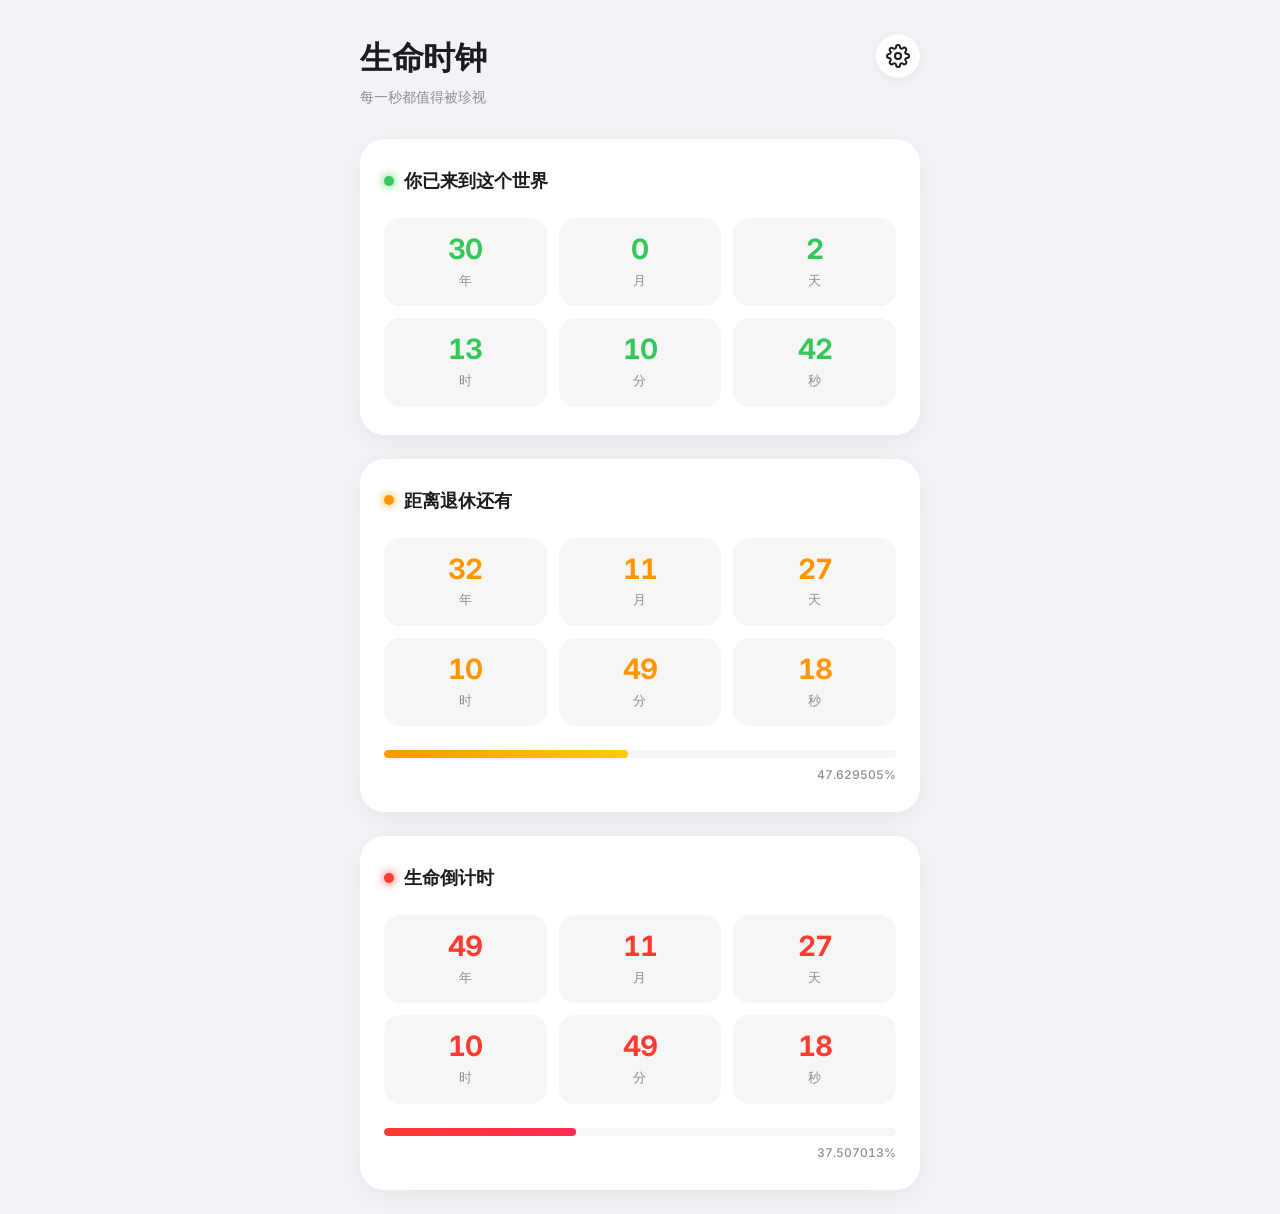
<file: index.html>
<!DOCTYPE html>
<html lang="zh-CN">
<head>
    <meta charset="UTF-8">
    <meta name="viewport" content="width=device-width, initial-scale=1.0, maximum-scale=1.0, user-scalable=no, viewport-fit=cover">
    <title>Life Clock - 生命时钟</title>
    <link rel="stylesheet" href="./style.css">
    <link href="https://fonts.googleapis.com/css2?family=Inter:wght@400;500;600;700&display=swap" rel="stylesheet">
</head>
<body>
    <div class="app-container">
        <header class="app-header">
            <div>
                <h1>生命时钟</h1>
                <p class="subtitle">每一秒都值得被珍视</p>
            </div>
            <button id="settings-btn" class="icon-btn" aria-label="设置">
                <svg width="24" height="24" viewBox="0 0 24 24" fill="none" stroke="currentColor" stroke-width="2" stroke-linecap="round" stroke-linejoin="round"><circle cx="12" cy="12" r="3"></circle><path d="M19.4 15a1.65 1.65 0 0 0 .33 1.82l.06.06a2 2 0 0 1 0 2.83 2 2 0 0 1-2.83 0l-.06-.06a1.65 1.65 0 0 0-1.82-.33 1.65 1.65 0 0 0-1 1.51V21a2 2 0 0 1-2 2 2 2 0 0 1-2-2v-.09A1.65 1.65 0 0 0 9 19.4a1.65 1.65 0 0 0-1.82.33l-.06.06a2 2 0 0 1-2.83 0 2 2 0 0 1 0-2.83l.06-.06a1.65 1.65 0 0 0 .33-1.82 1.65 1.65 0 0 0-1.51-1H3a2 2 0 0 1-2-2 2 2 0 0 1 2-2h.09A1.65 1.65 0 0 0 4.6 9a1.65 1.65 0 0 0-.33-1.82l-.06-.06a2 2 0 0 1 0-2.83 2 2 0 0 1 2.83 0l.06.06a1.65 1.65 0 0 0 1.82.33H9a1.65 1.65 0 0 0 1-1.51V3a2 2 0 0 1 2-2 2 2 0 0 1 2 2v.09a1.65 1.65 0 0 0 1 1.51 1.65 1.65 0 0 0 1.82-.33l.06-.06a2 2 0 0 1 2.83 0 2 2 0 0 1 0 2.83l-.06.06a1.65 1.65 0 0 0-.33 1.82V9a1.65 1.65 0 0 0 1.51 1H21a2 2 0 0 1 2 2 2 2 0 0 1-2 2h-.09a1.65 1.65 0 0 0-1.51 1z"></path></svg>
            </button>
        </header>

        <main class="timers-container">
            <!-- 已经存活 -->
            <div class="card lived-card">
                <h2>你已来到这个世界</h2>
                <div class="timer" id="lived-timer">
                    <div class="time-block" style="--delay: 0.1s"><span class="number" id="l-y">0</span><span class="label">年</span></div>
                    <div class="time-block" style="--delay: 0.2s"><span class="number" id="l-m">0</span><span class="label">月</span></div>
                    <div class="time-block" style="--delay: 0.3s"><span class="number" id="l-d">0</span><span class="label">天</span></div>
                    <div class="time-block" style="--delay: 0.4s"><span class="number" id="l-h">0</span><span class="label">时</span></div>
                    <div class="time-block" style="--delay: 0.5s"><span class="number" id="l-min">0</span><span class="label">分</span></div>
                    <div class="time-block" style="--delay: 0.6s"><span class="number" id="l-s">0</span><span class="label">秒</span></div>
                </div>
            </div>

            <!-- 退休倒计时 -->
            <div class="card retire-card">
                <h2>距离退休还有</h2>
                <div class="timer" id="retire-timer">
                     <div class="time-block" style="--delay: 0.1s"><span class="number" id="r-y">0</span><span class="label">年</span></div>
                    <div class="time-block" style="--delay: 0.2s"><span class="number" id="r-m">0</span><span class="label">月</span></div>
                    <div class="time-block" style="--delay: 0.3s"><span class="number" id="r-d">0</span><span class="label">天</span></div>
                    <div class="time-block" style="--delay: 0.4s"><span class="number" id="r-h">0</span><span class="label">时</span></div>
                    <div class="time-block" style="--delay: 0.5s"><span class="number" id="r-min">0</span><span class="label">分</span></div>
                    <div class="time-block" style="--delay: 0.6s"><span class="number" id="r-s">0</span><span class="label">秒</span></div>
                </div>
                <div class="progress-bar"><div class="progress-fill" id="retire-progress"></div></div>
                <p class="progress-label" id="retire-percentage">0%</p>
            </div>

            <!-- 生命倒计时 -->
            <div class="card life-card">
                <h2>生命倒计时</h2>
                <div class="timer" id="life-timer">
                     <div class="time-block" style="--delay: 0.1s"><span class="number" id="d-y">0</span><span class="label">年</span></div>
                    <div class="time-block" style="--delay: 0.2s"><span class="number" id="d-m">0</span><span class="label">月</span></div>
                    <div class="time-block" style="--delay: 0.3s"><span class="number" id="d-d">0</span><span class="label">天</span></div>
                    <div class="time-block" style="--delay: 0.4s"><span class="number" id="d-h">0</span><span class="label">时</span></div>
                    <div class="time-block" style="--delay: 0.5s"><span class="number" id="d-min">0</span><span class="label">分</span></div>
                    <div class="time-block" style="--delay: 0.6s"><span class="number" id="d-s">0</span><span class="label">秒</span></div>
                </div>
                <div class="progress-bar"><div class="progress-fill" id="life-progress"></div></div>
                <p class="progress-label" id="life-percentage">0%</p>
            </div>
        </main>
    </div>

    <!-- Modal for settings -->
    <div class="modal-overlay" id="settings-modal">
        <div class="modal-content">
            <div class="modal-header">
                <h3>设置</h3>
                <button id="close-modal" class="icon-btn close-btn" aria-label="关闭">
                    <svg viewBox="0 0 24 24" width="24" height="24" stroke="currentColor" stroke-width="2" fill="none" stroke-linecap="round" stroke-linejoin="round"><line x1="18" y1="6" x2="6" y2="18"></line><line x1="6" y1="6" x2="18" y2="18"></line></svg>
                </button>
            </div>
            <div class="modal-body">
                <div class="form-group">
                    <label>出生时间</label>
                    <input type="datetime-local" id="input-birth" value="1996-12-02T06:10">
                </div>
                <div class="form-group row-group">
                    <div class="col">
                        <label>退休年龄</label>
                        <input type="number" id="input-retire" value="63" min="1" max="150" inputmode="numeric">
                    </div>
                    <div class="col">
                        <label>期待寿命</label>
                        <input type="number" id="input-life" value="80" min="1" max="150" inputmode="numeric">
                    </div>
                </div>
            </div>
            <div class="modal-footer">
                <button id="save-settings" class="btn btn-primary">保存设置</button>
            </div>
        </div>
    </div>

    <script src="./script.js"></script>
</body>
</html>
</file>
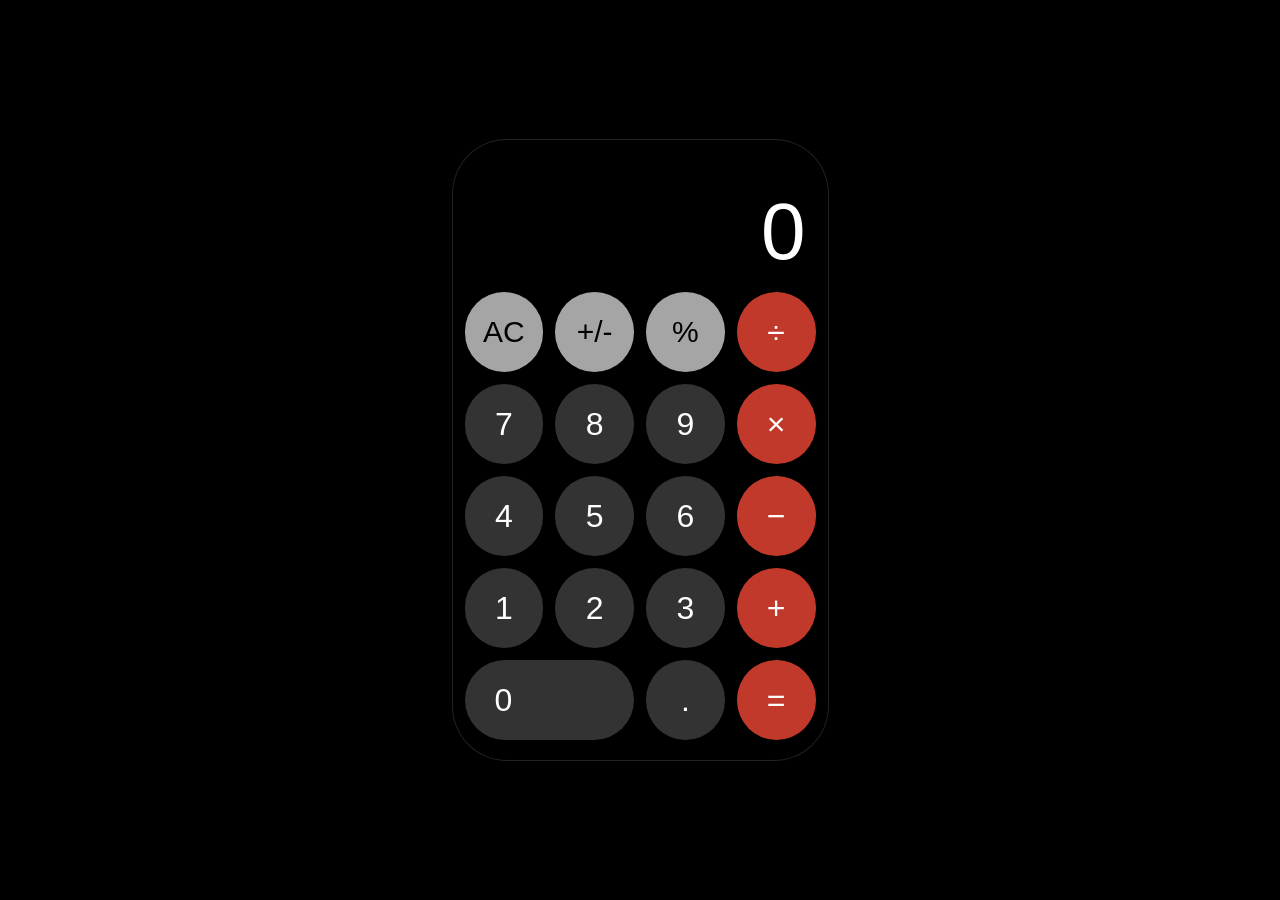
<file: calculator.html>
<!DOCTYPE html>
<html lang="zh-CN">
<head>
  <meta charset="UTF-8" />
  <meta name="viewport" content="width=device-width, initial-scale=1.0" />
  <title>计算器</title>
  <style>
    * {
      margin: 0;
      padding: 0;
      box-sizing: border-box;
      -webkit-tap-highlight-color: transparent;
      user-select: none;
    }

    body {
      background: #000;
      display: flex;
      justify-content: center;
      align-items: center;
      min-height: 100vh;
      font-family: -apple-system, 'SF Pro Display', 'Helvetica Neue', Arial, sans-serif;
    }

    .calculator {
      width: 375px;
      background: #000;
      border-radius: 54px;
      padding: 20px 12px 12px;
      box-shadow: 0 0 0 1px #222, 0 30px 80px rgba(0,0,0,0.9);
      overflow: hidden;
    }

    /* 显示屏 */
    .display {
      padding: 0 12px 16px;
      min-height: 120px;
      display: flex;
      flex-direction: column;
      justify-content: flex-end;
      align-items: flex-end;
    }

    .expression {
      font-size: 20px;
      color: #888;
      min-height: 28px;
      word-break: break-all;
      text-align: right;
      margin-bottom: 4px;
      letter-spacing: 0.5px;
    }

    .result {
      font-size: 80px;
      color: #fff;
      font-weight: 300;
      line-height: 1;
      word-break: break-all;
      text-align: right;
      transition: font-size 0.1s;
      letter-spacing: -2px;
    }

    .result.medium { font-size: 60px; letter-spacing: -1px; }
    .result.small  { font-size: 42px; letter-spacing: 0; }
    .result.xsmall { font-size: 30px; letter-spacing: 0; }

    /* 按钮区 */
    .buttons {
      display: grid;
      grid-template-columns: repeat(4, 1fr);
      gap: 12px;
      padding: 4px 0 8px;
    }

    .btn {
      position: relative;
      height: 80px;
      border-radius: 50px;
      border: none;
      cursor: pointer;
      font-size: 32px;
      font-weight: 400;
      display: flex;
      align-items: center;
      justify-content: center;
      transition: filter 0.08s, transform 0.08s;
      outline: none;
    }

    .btn:active {
      filter: brightness(1.4);
      transform: scale(0.94);
    }

    /* 功能键 - 灰色 */
    .btn-func {
      background: #a5a5a5;
      color: #000;
      font-size: 30px;
      font-weight: 500;
    }

    /* 数字键 - 深灰 */
    .btn-num {
      background: #333;
      color: #fff;
    }

    /* 运算符键 - 红色 */
    .btn-op {
      background: #c0392b;
      color: #fff;
    }

    /* 运算符激活状态 */
    .btn-op.active {
      background: #fff;
      color: #c0392b;
    }

    /* 0 键占两格 */
    .btn-zero {
      grid-column: span 2;
      border-radius: 50px;
      justify-content: flex-start;
      padding-left: 30px;
    }

    /* 悬停效果（桌面端） */
    .btn-func:hover  { background: #bbb; }
    .btn-num:hover   { background: #4a4a4a; }
    .btn-op:hover    { background: #e04535; }
    .btn-op.active:hover { background: #ffe; }
  </style>
</head>
<body>
  <div class="calculator">
    <div class="display">
      <div class="expression" id="expression"></div>
      <div class="result" id="result">0</div>
    </div>
    <div class="buttons">
      <!-- 第一行 -->
      <button class="btn btn-func" data-action="clear">AC</button>
      <button class="btn btn-func" data-action="sign">+/-</button>
      <button class="btn btn-func" data-action="percent">%</button>
      <button class="btn btn-op"   data-action="op" data-op="÷">÷</button>
      <!-- 第二行 -->
      <button class="btn btn-num"  data-action="num" data-num="7">7</button>
      <button class="btn btn-num"  data-action="num" data-num="8">8</button>
      <button class="btn btn-num"  data-action="num" data-num="9">9</button>
      <button class="btn btn-op"   data-action="op" data-op="×">×</button>
      <!-- 第三行 -->
      <button class="btn btn-num"  data-action="num" data-num="4">4</button>
      <button class="btn btn-num"  data-action="num" data-num="5">5</button>
      <button class="btn btn-num"  data-action="num" data-num="6">6</button>
      <button class="btn btn-op"   data-action="op" data-op="−">−</button>
      <!-- 第四行 -->
      <button class="btn btn-num"  data-action="num" data-num="1">1</button>
      <button class="btn btn-num"  data-action="num" data-num="2">2</button>
      <button class="btn btn-num"  data-action="num" data-num="3">3</button>
      <button class="btn btn-op"   data-action="op" data-op="+">+</button>
      <!-- 第五行 -->
      <button class="btn btn-num btn-zero" data-action="num" data-num="0">0</button>
      <button class="btn btn-num"  data-action="dot">.</button>
      <button class="btn btn-op"   data-action="equal">=</button>
    </div>
  </div>

  <script>
    const resultEl     = document.getElementById('result');
    const expressionEl = document.getElementById('expression');
    const clearBtn     = document.querySelector('[data-action="clear"]');

    let state = {
      current:    '0',      // 当前输入的数字
      previous:   null,     // 上一个数字
      operator:   null,     // 当前运算符
      expression: '',       // 表达式字符串
      justCalc:   false,    // 刚完成计算
      hasDecimal: false,    // 是否已有小数点
    };

    function reset() {
      state = {
        current: '0', previous: null, operator: null,
        expression: '', justCalc: false, hasDecimal: false
      };
    }

    function updateDisplay() {
      // 字体大小自适应
      const len = state.current.replace('-', '').replace('.', '').length;
      resultEl.className = 'result';
      if (len >= 10)      resultEl.classList.add('xsmall');
      else if (len >= 8)  resultEl.classList.add('small');
      else if (len >= 6)  resultEl.classList.add('medium');

      resultEl.textContent   = formatNumber(state.current);
      expressionEl.textContent = state.expression;
      clearBtn.textContent   = (state.current === '0' && !state.previous) ? 'AC' : 'C';
    }

    function formatNumber(val) {
      if (val === 'Error') return 'Error';
      // 最多显示 9 位有效数字
      let n = parseFloat(val);
      if (isNaN(n)) return val;
      let s = val;
      if (Math.abs(n) >= 1e10 || (Math.abs(n) < 1e-6 && n !== 0)) {
        s = n.toExponential(6).replace(/\.?0+e/, 'e');
      }
      return s;
    }

    function calculate(a, op, b) {
      a = parseFloat(a);
      b = parseFloat(b);
      switch (op) {
        case '+': return a + b;
        case '−': return a - b;
        case '×': return a * b;
        case '÷':
          if (b === 0) return 'Error';
          return a / b;
      }
    }

    function cleanResult(val) {
      if (val === 'Error') return 'Error';
      // 去除浮点误差
      let s = parseFloat(val.toPrecision(12)).toString();
      return s;
    }

    // 高亮激活的运算符按钮
    function highlightOp(op) {
      document.querySelectorAll('.btn-op').forEach(btn => {
        if (btn.dataset.op === op) btn.classList.add('active');
        else btn.classList.remove('active');
      });
    }

    function clearHighlight() {
      document.querySelectorAll('.btn-op').forEach(btn => btn.classList.remove('active'));
    }

    // 按钮点击处理
    document.querySelector('.buttons').addEventListener('click', e => {
      const btn = e.target.closest('.btn');
      if (!btn) return;
      const action = btn.dataset.action;

      switch (action) {

        case 'num': {
          const n = btn.dataset.num;
          if (state.current === 'Error') { reset(); }
          if (state.justCalc) {
            // 计算完后直接输入新数字，清空状态
            state.current    = n === '0' ? '0' : n;
            state.previous   = null;
            state.operator   = null;
            state.expression = '';
            state.justCalc   = false;
            state.hasDecimal = false;
            clearHighlight();
          } else {
            if (state.current === '0' && n !== '0') {
              state.current = n;
            } else if (state.current === '0' && n === '0') {
              // 保持 0
            } else if (state.current === '-0') {
              state.current = '-' + n;
            } else {
              if (state.current.replace('-','').replace('.','').replace(/^0/,'').length < 9) {
                state.current += n;
              }
            }
          }
          clearHighlight();
          break;
        }

        case 'dot': {
          if (state.current === 'Error') { reset(); }
          if (state.justCalc) {
            state.current    = '0.';
            state.previous   = null;
            state.operator   = null;
            state.expression = '';
            state.justCalc   = false;
            state.hasDecimal = true;
            clearHighlight();
            break;
          }
          if (!state.current.includes('.')) {
            state.current += '.';
          }
          clearHighlight();
          break;
        }

        case 'clear': {
          if (clearBtn.textContent === 'C') {
            state.current    = '0';
            state.hasDecimal = false;
            state.justCalc   = false;
          } else {
            reset();
            clearHighlight();
          }
          break;
        }

        case 'sign': {
          if (state.current === 'Error' || state.current === '0') break;
          if (state.current.startsWith('-')) {
            state.current = state.current.slice(1);
          } else {
            state.current = '-' + state.current;
          }
          break;
        }

        case 'percent': {
          if (state.current === 'Error') break;
          let val = parseFloat(state.current);
          if (state.previous !== null && state.operator) {
            // iOS 行为：相对于上一个数的百分比
            val = parseFloat(state.previous) * val / 100;
          } else {
            val = val / 100;
          }
          state.current    = cleanResult(val);
          state.justCalc   = false;
          state.hasDecimal = state.current.includes('.');
          break;
        }

        case 'op': {
          if (state.current === 'Error') { reset(); }
          const op = btn.dataset.op;
          clearHighlight();
          btn.classList.add('active');

          if (state.justCalc) {
            // 继续对结果进行运算
            state.previous = state.current;
            state.operator = op;
            state.expression = formatNumber(state.current) + ' ' + op;
            state.justCalc = false;
          } else if (state.previous !== null && state.operator && !state.justCalc) {
            // 连续按运算符，先计算前面的
            const res = calculate(state.previous, state.operator, state.current);
            if (res === 'Error') {
              state.current = 'Error'; state.expression = 'Error';
              state.previous = null; state.operator = null;
              updateDisplay(); return;
            }
            state.current    = cleanResult(res);
            state.previous   = state.current;
            state.operator   = op;
            state.expression = formatNumber(state.current) + ' ' + op;
          } else {
            state.previous   = state.current;
            state.operator   = op;
            state.expression = formatNumber(state.current) + ' ' + op;
          }
          state.current    = state.previous; // 显示当前数
          state.justCalc   = false;
          // 标记：下次输入数字时替换
          state._waitingForOperand = true;
          break;
        }

        case 'equal': {
          if (state.current === 'Error') { reset(); updateDisplay(); return; }
          clearHighlight();
          if (state.previous === null || state.operator === null) {
            state.expression = '';
            state.justCalc = true;
            break;
          }
          const a  = state.previous;
          const b  = state._waitingForOperand ? state.previous : state.current;
          const exprStr = state.expression + ' ' + formatNumber(state._waitingForOperand ? state.previous : state.current) + ' =';
          const res = calculate(a, state.operator, b);
          if (res === 'Error') {
            state.current    = 'Error';
            state.expression = exprStr;
            state.previous   = null;
            state.operator   = null;
            state.justCalc   = true;
          } else {
            state.expression = exprStr;
            state.current    = cleanResult(res);
            state.justCalc   = true;
          }
          break;
        }
      }

      // 按了数字后清除 waiting 标记
      if (action === 'num' || action === 'dot') {
        if (state._waitingForOperand) {
          // 替换显示数字
          if (action === 'num') {
            state.current = btn.dataset.num;
            if (state.current === '0') state.current = '0';
          } else {
            state.current = '0.';
          }
          state._waitingForOperand = false;
        }
      } else if (action !== 'op') {
        state._waitingForOperand = false;
      }

      updateDisplay();
    });

    // 键盘支持
    document.addEventListener('keydown', e => {
      const map = {
        '0':'0','1':'1','2':'2','3':'3','4':'4',
        '5':'5','6':'6','7':'7','8':'8','9':'9',
        '.':'.','Enter':'=','=':'=',
        '+':'+','-':'−','*':'×','/':'÷',
        'Backspace':'clear','Escape':'clear','%':'%'
      };
      const key = map[e.key];
      if (!key) return;
      let selector;
      if ('0123456789'.includes(key)) selector = `[data-num="${key}"]`;
      else if (key === '.') selector = '[data-action="dot"]';
      else if (key === '=') selector = '[data-action="equal"]';
      else if (key === 'clear') selector = '[data-action="clear"]';
      else if (key === '%') selector = '[data-action="percent"]';
      else selector = `[data-op="${key}"]`;
      const btn = document.querySelector(selector);
      if (btn) { btn.click(); btn.style.filter = 'brightness(1.4)'; setTimeout(() => btn.style.filter = '', 100); }
    });

    updateDisplay();
  </script>
</body>
</html>
</file>
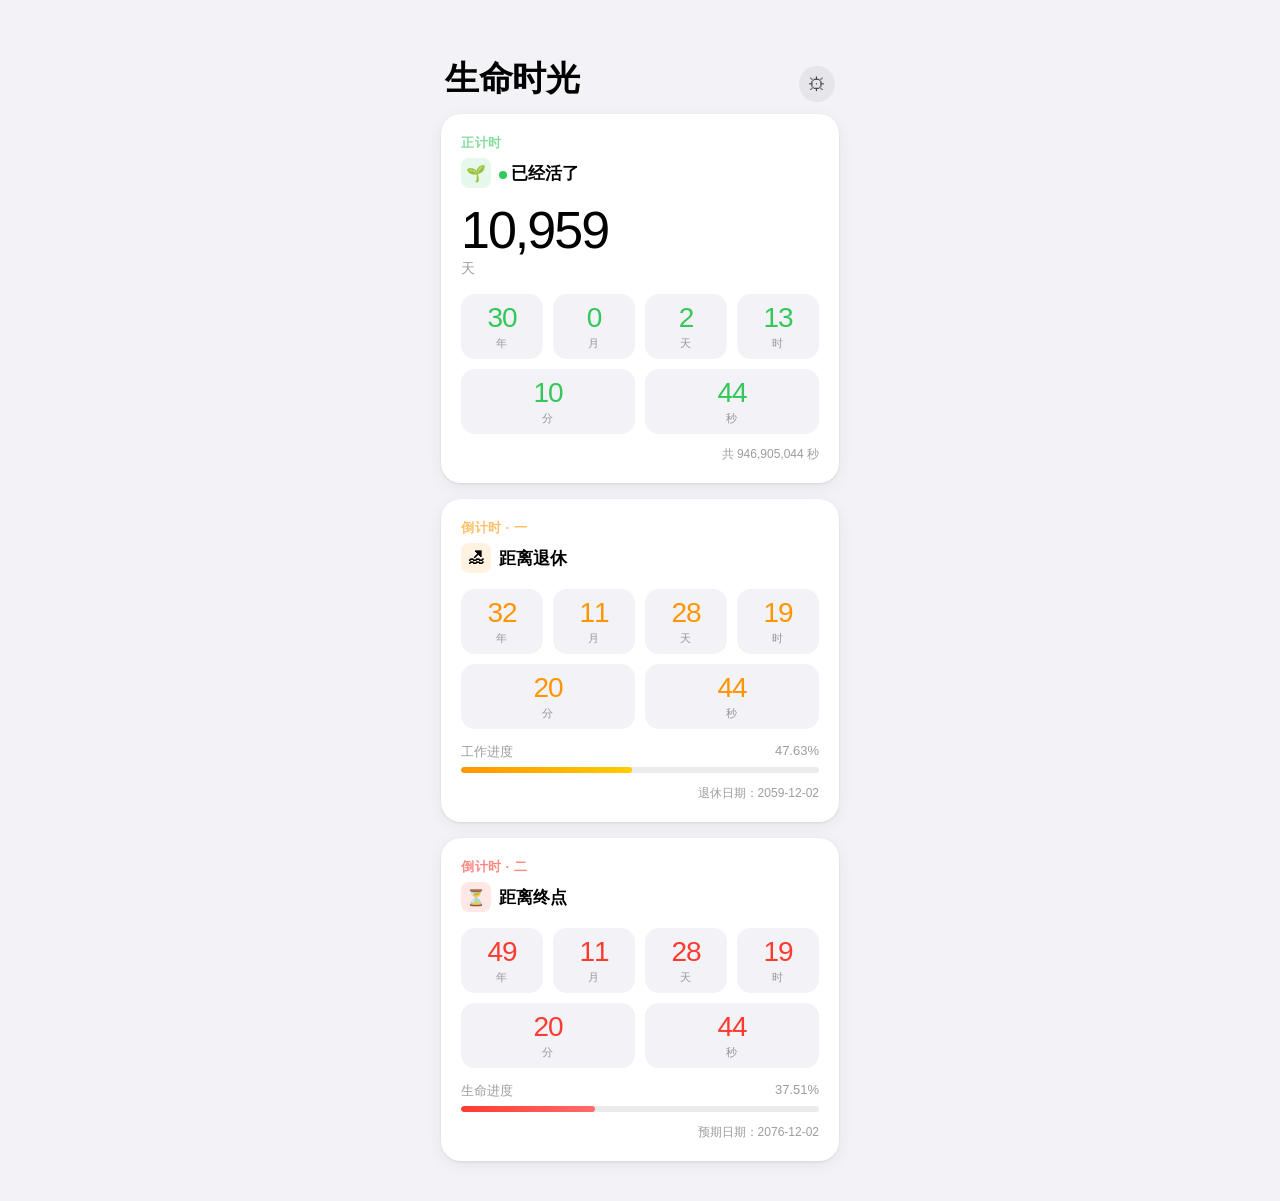
<file: life-countdown.html>
<!DOCTYPE html>
<html lang="zh-CN">
<head>
  <meta charset="UTF-8" />
  <meta name="viewport" content="width=device-width, initial-scale=1.0, user-scalable=no" />
  <title>生命倒计时</title>
  <style>
    * {
      margin: 0;
      padding: 0;
      box-sizing: border-box;
      -webkit-tap-highlight-color: transparent;
    }

    :root {
      --bg: #f2f2f7;
      --card-bg: #ffffff;
      --card-border: #e5e5ea;
      --text-primary: #000000;
      --text-secondary: rgba(60,60,67,0.8);
      --text-tertiary: rgba(60,60,67,0.5);
      --separator: #c6c6c8;
      --accent-green: #34c759;
      --accent-blue: #007aff;
      --accent-orange: #ff9500;
      --accent-red: #ff3b30;
      --accent-purple: #af52de;
      --font: -apple-system, 'SF Pro Display', 'Helvetica Neue', Arial, sans-serif;
    }

    html, body {
      background: var(--bg);
      color: var(--text-primary);
      font-family: var(--font);
      min-height: 100vh;
    }

    body {
      display: flex;
      flex-direction: column;
      align-items: center;
      padding: 0 0 40px;
    }

    /* 顶部标题栏 */
    .header {
      width: 100%;
      max-width: 430px;
      padding: 56px 20px 12px;
      display: flex;
      align-items: flex-end;
      justify-content: space-between;
    }

    .header-title {
      font-size: 34px;
      font-weight: 700;
      letter-spacing: -0.5px;
    }

    .settings-btn {
      width: 36px;
      height: 36px;
      background: #e5e5ea;
      border: none;
      border-radius: 50%;
      cursor: pointer;
      display: flex;
      align-items: center;
      justify-content: center;
      color: #3c3c43;
      font-size: 18px;
      transition: background 0.15s;
      flex-shrink: 0;
    }
    .settings-btn:hover { background: #d1d1d6; }
    .settings-btn:active { background: #c7c7cc; }

    /* 内容区 */
    .content {
      width: 100%;
      max-width: 430px;
      padding: 0 16px;
      display: flex;
      flex-direction: column;
      gap: 16px;
    }

    /* 卡片通用 */
    .card {
      background: var(--card-bg);
      border-radius: 20px;
      padding: 20px;
      position: relative;
      overflow: hidden;
      box-shadow: 0 1px 3px rgba(0,0,0,0.08), 0 4px 16px rgba(0,0,0,0.06);
    }

    .card-label {
      font-size: 13px;
      font-weight: 600;
      letter-spacing: 0.5px;
      text-transform: uppercase;
      margin-bottom: 6px;
      opacity: 0.6;
    }

    .card-title {
      font-size: 17px;
      font-weight: 600;
      margin-bottom: 16px;
      display: flex;
      align-items: center;
      gap: 8px;
    }

    .card-icon {
      width: 30px;
      height: 30px;
      border-radius: 8px;
      display: flex;
      align-items: center;
      justify-content: center;
      font-size: 16px;
      flex-shrink: 0;
    }

    /* 时间显示块 */
    .time-grid {
      display: grid;
      grid-template-columns: repeat(4, 1fr);
      gap: 10px;
    }

    .time-grid-3 {
      display: grid;
      grid-template-columns: repeat(2, 1fr);
      gap: 10px;
    }

    .time-block {
      background: #f2f2f7;
      border-radius: 14px;
      padding: 10px 6px 8px;
      text-align: center;
    }

    .time-num {
      font-size: 28px;
      font-weight: 300;
      line-height: 1;
      letter-spacing: -1px;
    }

    .time-unit {
      font-size: 11px;
      color: var(--text-tertiary);
      margin-top: 4px;
      font-weight: 500;
      letter-spacing: 0.3px;
    }

    /* 总时长小标注 */
    .total-label {
      font-size: 12px;
      color: var(--text-tertiary);
      margin-top: 12px;
      text-align: right;
    }

    /* 进度条 */
    .progress-wrap {
      margin-top: 14px;
    }

    .progress-header {
      display: flex;
      justify-content: space-between;
      font-size: 13px;
      color: var(--text-tertiary);
      margin-bottom: 6px;
    }

    .progress-bar {
      height: 6px;
      background: rgba(0,0,0,0.08);
      border-radius: 3px;
      overflow: hidden;
    }

    .progress-fill {
      height: 100%;
      border-radius: 3px;
      transition: width 1s linear;
    }

    /* 正计时 - 绿色 */
    .card-lived .card-icon { background: rgba(52,199,89,0.12); }
    .card-lived .time-num  { color: var(--accent-green); }
    .card-lived .card-label { color: var(--accent-green); }
    .card-lived .progress-fill { background: linear-gradient(90deg, #34c759, #30d158); }

    /* 退休倒计时 - 橙色 */
    .card-retire .card-icon { background: rgba(255,149,0,0.12); }
    .card-retire .time-num  { color: var(--accent-orange); }
    .card-retire .card-label { color: var(--accent-orange); }
    .card-retire .progress-fill { background: linear-gradient(90deg, #ff9500, #ffcc00); }

    /* 生命倒计时 - 红色 */
    .card-life .card-icon { background: rgba(255,59,48,0.12); }
    .card-life .time-num  { color: var(--accent-red); }
    .card-life .card-label { color: var(--accent-red); }
    .card-life .progress-fill { background: linear-gradient(90deg, #ff3b30, #ff6b6b); }

    /* 大数字展示（总计已活） */
    .big-stat {
      display: flex;
      flex-direction: column;
      gap: 4px;
      margin-bottom: 16px;
    }
    .big-stat-num {
      font-size: 52px;
      font-weight: 200;
      letter-spacing: -2px;
      line-height: 1;
    }
    .big-stat-unit {
      font-size: 14px;
      color: var(--text-tertiary);
      font-weight: 400;
    }

    /* 设置面板遮罩 */
    .overlay {
      display: none;
      position: fixed;
      inset: 0;
      background: rgba(0,0,0,0.6);
      backdrop-filter: blur(8px);
      -webkit-backdrop-filter: blur(8px);
      z-index: 100;
      align-items: flex-end;
      justify-content: center;
    }
    .overlay.show {
      display: flex;
    }

    /* 设置底部抽屉 */
    .settings-sheet {
      width: 100%;
      max-width: 430px;
      background: #f2f2f7;
      border-radius: 20px 20px 0 0;
      padding: 12px 20px 40px;
      transform: translateY(100%);
      transition: transform 0.35s cubic-bezier(0.32, 0.72, 0, 1);
    }
    .overlay.show .settings-sheet {
      transform: translateY(0);
    }

    .sheet-handle {
      width: 36px;
      height: 4px;
      background: #c6c6c8;
      border-radius: 2px;
      margin: 0 auto 20px;
    }

    .sheet-title {
      font-size: 20px;
      font-weight: 700;
      margin-bottom: 20px;
      text-align: center;
    }

    .field-group {
      background: #ffffff;
      border-radius: 14px;
      overflow: hidden;
      margin-bottom: 12px;
      box-shadow: 0 1px 3px rgba(0,0,0,0.06);
    }

    .field-row {
      display: flex;
      align-items: center;
      padding: 0 16px;
      height: 52px;
      border-bottom: 1px solid #e5e5ea;
    }
    .field-row:last-child {
      border-bottom: none;
    }

    .field-label {
      font-size: 15px;
      font-weight: 500;
      flex: 1;
      color: var(--text-primary);
    }

    .field-input {
      background: transparent;
      border: none;
      outline: none;
      color: #007aff;
      font-size: 15px;
      font-family: var(--font);
      text-align: right;
      width: 200px;
    }

    .field-input::-webkit-calendar-picker-indicator {
      filter: opacity(0.4);
    }

    .sheet-save {
      width: 100%;
      height: 52px;
      background: #0a84ff;
      color: #fff;
      border: none;
      border-radius: 14px;
      font-size: 17px;
      font-weight: 600;
      cursor: pointer;
      font-family: var(--font);
      transition: background 0.1s, transform 0.08s;
      margin-top: 8px;
    }
    .sheet-save:hover   { background: #0976e3; }
    .sheet-save:active  { transform: scale(0.97); }

    .sheet-cancel {
      width: 100%;
      height: 52px;
      background: #ffffff;
      color: var(--text-primary);
      border: none;
      border-radius: 14px;
      font-size: 17px;
      font-weight: 500;
      cursor: pointer;
      font-family: var(--font);
      transition: background 0.1s;
      margin-top: 8px;
    }
    .sheet-cancel:hover  { background: #f2f2f7; }

    /* 脉冲动画（正计时圆点） */
    @keyframes pulse {
      0%   { opacity: 1; transform: scale(1); }
      50%  { opacity: 0.4; transform: scale(0.85); }
      100% { opacity: 1; transform: scale(1); }
    }
    .live-dot {
      width: 8px;
      height: 8px;
      background: var(--accent-green);
      border-radius: 50%;
      display: inline-block;
      animation: pulse 1.6s ease-in-out infinite;
      margin-right: 4px;
    }

    /* 过期提示 */
    .expired-badge {
      display: inline-block;
      background: rgba(255,69,58,0.2);
      color: var(--accent-red);
      font-size: 11px;
      font-weight: 600;
      padding: 2px 8px;
      border-radius: 6px;
      margin-left: 6px;
    }
  </style>
</head>
<body>

  <!-- 顶部标题 -->
  <div class="header">
    <div class="header-title">生命时光</div>
    <button class="settings-btn" id="settingsBtn" title="自定义日期">⚙</button>
  </div>

  <div class="content">

    <!-- 正计时：已活多长时间 -->
    <div class="card card-lived" id="cardLived">
      <div class="card-label">正计时</div>
      <div class="card-title">
        <div class="card-icon">🌱</div>
        <span><span class="live-dot"></span>已经活了</span>
      </div>
      <div class="big-stat">
        <div class="big-stat-num" id="livedDays">—</div>
        <div class="big-stat-unit">天</div>
      </div>
      <div class="time-grid" id="livedGrid">
        <div class="time-block">
          <div class="time-num" id="livedY">—</div>
          <div class="time-unit">年</div>
        </div>
        <div class="time-block">
          <div class="time-num" id="livedMo">—</div>
          <div class="time-unit">月</div>
        </div>
        <div class="time-block">
          <div class="time-num" id="livedD">—</div>
          <div class="time-unit">天</div>
        </div>
        <div class="time-block">
          <div class="time-num" id="livedH">—</div>
          <div class="time-unit">时</div>
        </div>
      </div>
      <div class="time-grid-3" style="margin-top:10px" id="livedGrid2">
        <div class="time-block">
          <div class="time-num" id="livedMin">—</div>
          <div class="time-unit">分</div>
        </div>
        <div class="time-block">
          <div class="time-num" id="livedSec">—</div>
          <div class="time-unit">秒</div>
        </div>
      </div>
      <div class="total-label" id="livedTotal">共 — 秒</div>
    </div>

    <!-- 退休倒计时 -->
    <div class="card card-retire" id="cardRetire">
      <div class="card-label">倒计时 · 一</div>
      <div class="card-title">
        <div class="card-icon">🏖</div>
        <span id="retireTitle">距离退休</span>
      </div>
      <div class="time-grid" id="retireGrid">
        <div class="time-block">
          <div class="time-num" id="retireY">—</div>
          <div class="time-unit">年</div>
        </div>
        <div class="time-block">
          <div class="time-num" id="retireMo">—</div>
          <div class="time-unit">月</div>
        </div>
        <div class="time-block">
          <div class="time-num" id="retireD">—</div>
          <div class="time-unit">天</div>
        </div>
        <div class="time-block">
          <div class="time-num" id="retireH">—</div>
          <div class="time-unit">时</div>
        </div>
      </div>
      <div class="time-grid-3" style="margin-top:10px">
        <div class="time-block">
          <div class="time-num" id="retireMin">—</div>
          <div class="time-unit">分</div>
        </div>
        <div class="time-block">
          <div class="time-num" id="retireSec">—</div>
          <div class="time-unit">秒</div>
        </div>
      </div>
      <div class="progress-wrap">
        <div class="progress-header">
          <span>工作进度</span>
          <span id="retirePct">—%</span>
        </div>
        <div class="progress-bar">
          <div class="progress-fill" id="retireBar" style="width:0%"></div>
        </div>
      </div>
      <div class="total-label" id="retireDate">退休日期：—</div>
    </div>

    <!-- 生命倒计时 -->
    <div class="card card-life" id="cardLife">
      <div class="card-label">倒计时 · 二</div>
      <div class="card-title">
        <div class="card-icon">⏳</div>
        <span id="lifeTitle">距离终点</span>
      </div>
      <div class="time-grid" id="lifeGrid">
        <div class="time-block">
          <div class="time-num" id="lifeY">—</div>
          <div class="time-unit">年</div>
        </div>
        <div class="time-block">
          <div class="time-num" id="lifeMo">—</div>
          <div class="time-unit">月</div>
        </div>
        <div class="time-block">
          <div class="time-num" id="lifeD">—</div>
          <div class="time-unit">天</div>
        </div>
        <div class="time-block">
          <div class="time-num" id="lifeH">—</div>
          <div class="time-unit">时</div>
        </div>
      </div>
      <div class="time-grid-3" style="margin-top:10px">
        <div class="time-block">
          <div class="time-num" id="lifeMin">—</div>
          <div class="time-unit">分</div>
        </div>
        <div class="time-block">
          <div class="time-num" id="lifeSec">—</div>
          <div class="time-unit">秒</div>
        </div>
      </div>
      <div class="progress-wrap">
        <div class="progress-header">
          <span>生命进度</span>
          <span id="lifePct">—%</span>
        </div>
        <div class="progress-bar">
          <div class="progress-fill" id="lifeBar" style="width:0%"></div>
        </div>
      </div>
      <div class="total-label" id="lifeDate">预期日期：—</div>
    </div>

  </div>

  <!-- 设置遮罩 -->
  <div class="overlay" id="overlay">
    <div class="settings-sheet" id="sheet">
      <div class="sheet-handle"></div>
      <div class="sheet-title">自定义日期</div>

      <div class="field-group">
        <div class="field-row">
          <label class="field-label" for="inputBirth">出生日期和时间</label>
          <input class="field-input" type="datetime-local" id="inputBirth" />
        </div>
      </div>

      <div class="field-group">
        <div class="field-row">
          <label class="field-label" for="inputRetire">退休日期</label>
          <input class="field-input" type="date" id="inputRetire" />
        </div>
      </div>

      <div class="field-group">
        <div class="field-row">
          <label class="field-label" for="inputDeath">预期终点日期</label>
          <input class="field-input" type="date" id="inputDeath" />
        </div>
      </div>

      <button class="sheet-save" id="saveBtn">保存</button>
      <button class="sheet-cancel" id="cancelBtn">取消</button>
    </div>
  </div>

  <script>
    // ===== 默认日期配置 =====
    // 出生：1996-12-02 06:10:00
    const DEFAULT_BIRTH = '1996-12-02T06:10';
    // 退休：63岁生日当天（1996-12-02 + 63年 = 2059-12-02）
    const DEFAULT_RETIRE = '2059-12-02';
    // 生命预期：80岁（1996-12-02 + 80年 = 2076-12-02）
    const DEFAULT_DEATH = '2076-12-02';

    // ===== 状态存储 =====
    let config = loadConfig();

    function loadConfig() {
      try {
        const raw = localStorage.getItem('life_countdown_config');
        if (raw) return JSON.parse(raw);
      } catch(e) {}
      return {
        birth: DEFAULT_BIRTH,
        retire: DEFAULT_RETIRE,
        death: DEFAULT_DEATH
      };
    }

    function saveConfig(cfg) {
      config = cfg;
      try { localStorage.setItem('life_countdown_config', JSON.stringify(cfg)); } catch(e) {}
    }

    // ===== 时间工具 =====
    function getBirthDate() {
      return new Date(config.birth);
    }
    function getRetireDate() {
      return new Date(config.retire + 'T00:00:00');
    }
    function getDeathDate() {
      return new Date(config.death + 'T00:00:00');
    }

    // 计算两个日期之间的年月日时分秒
    function diffFull(from, to) {
      let ms = to - from;
      const sign = ms < 0 ? -1 : 1;
      ms = Math.abs(ms);

      const totalMs  = ms;
      const totalSec = Math.floor(ms / 1000);
      const totalMin = Math.floor(totalSec / 60);
      const totalH   = Math.floor(totalMin / 60);
      const totalD   = Math.floor(totalH / 24);

      // 年月日（精确）
      let a = new Date(Math.min(from.getTime(), to.getTime()));
      let b = new Date(Math.max(from.getTime(), to.getTime()));

      let years = b.getFullYear() - a.getFullYear();
      let months = b.getMonth() - a.getMonth();
      let days = b.getDate() - a.getDate();

      if (days < 0) {
        months--;
        const prevMonth = new Date(b.getFullYear(), b.getMonth(), 0);
        days += prevMonth.getDate();
      }
      if (months < 0) {
        years--;
        months += 12;
      }

      // 剩余时分秒毫秒
      const base = new Date(a);
      base.setFullYear(base.getFullYear() + years);
      base.setMonth(base.getMonth() + months);
      base.setDate(base.getDate() + days);
      let remain = Math.abs(b - base);
      const hours   = Math.floor(remain / 3600000);
      remain -= hours * 3600000;
      const minutes = Math.floor(remain / 60000);
      remain -= minutes * 60000;
      const seconds = Math.floor(remain / 1000);
      const millis  = remain % 1000;

      return { sign, years, months, days, hours, minutes, seconds, millis, totalD, totalSec };
    }

    function pad(n, len=2) {
      return String(n).padStart(len, '0');
    }

    function formatDate(d) {
      return `${d.getFullYear()}-${pad(d.getMonth()+1)}-${pad(d.getDate())}`;
    }

    // ===== 渲染函数 =====
    function updateAll() {
      const now   = new Date();
      const birth = getBirthDate();
      const retire = getRetireDate();
      const death = getDeathDate();

      // === 正计时：已活多长时间 ===
      const lived = diffFull(birth, now);
      document.getElementById('livedY').textContent   = lived.years;
      document.getElementById('livedMo').textContent  = lived.months;
      document.getElementById('livedD').textContent   = lived.days;
      document.getElementById('livedH').textContent   = pad(lived.hours);
      document.getElementById('livedMin').textContent = pad(lived.minutes);
      document.getElementById('livedSec').textContent = pad(lived.seconds);
      document.getElementById('livedDays').textContent = lived.totalD.toLocaleString();
      document.getElementById('livedTotal').textContent = `共 ${lived.totalSec.toLocaleString()} 秒`;

      // === 退休倒计时 ===
      const retireEl = document.getElementById('retireTitle');
      const retireDiff = diffFull(now, retire);
      if (retireDiff.sign >= 0) {
        retireEl.innerHTML = '距离退休';
        document.getElementById('retireY').textContent   = retireDiff.years;
        document.getElementById('retireMo').textContent  = retireDiff.months;
        document.getElementById('retireD').textContent   = retireDiff.days;
        document.getElementById('retireH').textContent   = pad(retireDiff.hours);
        document.getElementById('retireMin').textContent = pad(retireDiff.minutes);
        document.getElementById('retireSec').textContent = pad(retireDiff.seconds);
        // 进度
        const workTotal = retire - birth;
        const workDone  = now - birth;
        const pct = Math.min(100, Math.max(0, (workDone / workTotal * 100)));
        document.getElementById('retirePct').textContent = pct.toFixed(2) + '%';
        document.getElementById('retireBar').style.width = pct + '%';
      } else {
        retireEl.innerHTML = '已退休 <span class="expired-badge">已到达</span>';
        const r = diffFull(retire, now);
        document.getElementById('retireY').textContent   = r.years;
        document.getElementById('retireMo').textContent  = r.months;
        document.getElementById('retireD').textContent   = r.days;
        document.getElementById('retireH').textContent   = pad(r.hours);
        document.getElementById('retireMin').textContent = pad(r.minutes);
        document.getElementById('retireSec').textContent = pad(r.seconds);
        document.getElementById('retirePct').textContent = '100.00%';
        document.getElementById('retireBar').style.width = '100%';
      }
      document.getElementById('retireDate').textContent = `退休日期：${formatDate(retire)}`;

      // === 生命倒计时 ===
      const lifeEl = document.getElementById('lifeTitle');
      const lifeDiff = diffFull(now, death);
      if (lifeDiff.sign >= 0) {
        lifeEl.innerHTML = '距离终点';
        document.getElementById('lifeY').textContent   = lifeDiff.years;
        document.getElementById('lifeMo').textContent  = lifeDiff.months;
        document.getElementById('lifeD').textContent   = lifeDiff.days;
        document.getElementById('lifeH').textContent   = pad(lifeDiff.hours);
        document.getElementById('lifeMin').textContent = pad(lifeDiff.minutes);
        document.getElementById('lifeSec').textContent = pad(lifeDiff.seconds);
        const lifeTotal = death - birth;
        const lifeDone  = now - birth;
        const pct = Math.min(100, Math.max(0, (lifeDone / lifeTotal * 100)));
        document.getElementById('lifePct').textContent = pct.toFixed(2) + '%';
        document.getElementById('lifeBar').style.width = pct + '%';
      } else {
        lifeEl.innerHTML = '已超期 <span class="expired-badge">已到达</span>';
        const r = diffFull(death, now);
        document.getElementById('lifeY').textContent   = r.years;
        document.getElementById('lifeMo').textContent  = r.months;
        document.getElementById('lifeD').textContent   = r.days;
        document.getElementById('lifeH').textContent   = pad(r.hours);
        document.getElementById('lifeMin').textContent = pad(r.minutes);
        document.getElementById('lifeSec').textContent = pad(r.seconds);
        document.getElementById('lifePct').textContent = '100.00%';
        document.getElementById('lifeBar').style.width = '100%';
      }
      document.getElementById('lifeDate').textContent = `预期日期：${formatDate(death)}`;
    }

    // ===== 设置面板 =====
    const overlay  = document.getElementById('overlay');
    const sheet    = document.getElementById('sheet');
    const settingsBtn = document.getElementById('settingsBtn');
    const inputBirth  = document.getElementById('inputBirth');
    const inputRetire = document.getElementById('inputRetire');
    const inputDeath  = document.getElementById('inputDeath');

    settingsBtn.addEventListener('click', () => {
      // 填入当前配置
      inputBirth.value  = config.birth;
      inputRetire.value = config.retire;
      inputDeath.value  = config.death;
      overlay.classList.add('show');
    });

    overlay.addEventListener('click', e => {
      if (e.target === overlay) closeSheet();
    });

    document.getElementById('cancelBtn').addEventListener('click', closeSheet);

    document.getElementById('saveBtn').addEventListener('click', () => {
      const birth  = inputBirth.value;
      const retire = inputRetire.value;
      const death  = inputDeath.value;

      if (!birth) { alert('请填写出生日期'); return; }
      if (!retire) { alert('请填写退休日期'); return; }
      if (!death) { alert('请填写预期终点日期'); return; }

      const bDate = new Date(birth);
      const rDate = new Date(retire + 'T00:00:00');
      const dDate = new Date(death + 'T00:00:00');

      if (isNaN(bDate.getTime())) { alert('出生日期格式错误'); return; }
      if (isNaN(rDate.getTime())) { alert('退休日期格式错误'); return; }
      if (isNaN(dDate.getTime())) { alert('终点日期格式错误'); return; }
      if (rDate <= bDate) { alert('退休日期必须晚于出生日期'); return; }
      if (dDate <= bDate) { alert('终点日期必须晚于出生日期'); return; }

      saveConfig({ birth, retire, death });
      updateAll();
      closeSheet();
    });

    function closeSheet() {
      overlay.classList.remove('show');
    }

    // ===== 启动主循环 =====
    updateAll();
    setInterval(updateAll, 1000); // 每秒刷新
  </script>

</body>
</html>
</file>
<file: style.css>
:root {
    --bg-color: #F2F2F7;
    --card-bg: #FFFFFF;
    --text-primary: #1C1C1E;
    --text-secondary: #8E8E93;
    --accent-blue: #007AFF;
    --accent-green: #34C759;
    --accent-orange: #FF9500;
    --accent-red: #FF3B30;
    --border-color: #E5E5EA;
    --shadow-color: rgba(0, 0, 0, 0.05);
    --block-bg: rgba(142, 142, 147, 0.08);
}

@media (prefers-color-scheme: dark) {
    :root {
        --bg-color: #000000;
        --card-bg: #1C1C1E;
        --text-primary: #FFFFFF;
        --text-secondary: rgba(235, 235, 245, 0.6);
        --accent-blue: #0A84FF;
        --accent-green: #32D74B;
        --accent-orange: #FF9F0A;
        --accent-red: #FF453A;
        --border-color: #38383A;
        --shadow-color: rgba(0, 0, 0, 0.5);
        --block-bg: rgba(118, 118, 128, 0.24);
    }
}

* {
    box-sizing: border-box;
    margin: 0;
    padding: 0;
    -webkit-tap-highlight-color: transparent;
}

body {
    font-family: -apple-system, BlinkMacSystemFont, "Inter", "Segoe UI", Roboto, Helvetica, Arial, sans-serif;
    background-color: var(--bg-color);
    color: var(--text-primary);
    line-height: 1.5;
    transition: background-color 0.4s ease, color 0.4s ease;
    overflow-x: hidden;
}

.app-container {
    max-width: 600px;
    margin: 0 auto;
    padding: 24px 20px;
    min-height: 100vh;
}

.app-header {
    display: flex;
    justify-content: space-between;
    align-items: flex-start;
    margin-bottom: 32px;
    padding-top: 10px;
    animation: fadeInDown 0.6s cubic-bezier(0.16, 1, 0.3, 1);
}

.app-header h1 {
    font-size: 32px;
    font-weight: 700;
    letter-spacing: -0.5px;
    margin-bottom: 4px;
}

.subtitle {
    font-size: 14px;
    color: var(--text-secondary);
    font-weight: 500;
}

.icon-btn {
    background: var(--card-bg);
    border: none;
    color: var(--text-primary);
    cursor: pointer;
    width: 44px;
    height: 44px;
    border-radius: 50%;
    display: flex;
    align-items: center;
    justify-content: center;
    box-shadow: 0 2px 10px var(--shadow-color);
    transition: all 0.2s cubic-bezier(0.16, 1, 0.3, 1);
}

.icon-btn:hover {
    transform: translateY(-2px);
    box-shadow: 0 4px 15px var(--shadow-color);
}

.icon-btn:active {
    transform: translateY(0) scale(0.95);
}

.timers-container {
    display: flex;
    flex-direction: column;
    gap: 24px;
}

.card {
    background-color: var(--card-bg);
    border-radius: 24px;
    padding: 28px 24px;
    box-shadow: 0 8px 30px var(--shadow-color);
    position: relative;
    overflow: hidden;
    animation: fadeInUp 0.8s cubic-bezier(0.16, 1, 0.3, 1) both;
    transition: transform 0.3s cubic-bezier(0.16, 1, 0.3, 1), box-shadow 0.3s ease;
}

.card:nth-child(1) { animation-delay: 0.1s; }
.card:nth-child(2) { animation-delay: 0.2s; }
.card:nth-child(3) { animation-delay: 0.3s; }

.card:active {
    transform: scale(0.98);
}

.card h2 {
    font-size: 18px;
    font-weight: 600;
    color: var(--text-primary);
    margin-bottom: 24px;
    display: flex;
    align-items: center;
    gap: 10px;
}

.lived-card h2::before {
    content: '';
    display: inline-block;
    width: 10px;
    height: 10px;
    border-radius: 50%;
    background-color: var(--accent-green);
    box-shadow: 0 0 10px var(--accent-green);
}

.retire-card h2::before {
    content: '';
    display: inline-block;
    width: 10px;
    height: 10px;
    border-radius: 50%;
    background-color: var(--accent-orange);
    box-shadow: 0 0 10px var(--accent-orange);
}

.life-card h2::before {
    content: '';
    display: inline-block;
    width: 10px;
    height: 10px;
    border-radius: 50%;
    background-color: var(--accent-red);
    box-shadow: 0 0 10px var(--accent-red);
}

.timer {
    display: grid;
    grid-template-columns: repeat(3, 1fr);
    gap: 12px;
}

.time-block {
    display: flex;
    flex-direction: column;
    align-items: center;
    justify-content: center;
    background-color: var(--block-bg);
    padding: 16px 8px;
    border-radius: 16px;
    animation: popIn 0.5s cubic-bezier(0.16, 1, 0.3, 1) both;
    animation-delay: var(--delay);
}

.time-block .number {
    font-size: 28px;
    font-weight: 700;
    font-variant-numeric: tabular-nums;
    line-height: 1.1;
    letter-spacing: -1px;
}

.time-block .label {
    font-size: 13px;
    font-weight: 500;
    color: var(--text-secondary);
    margin-top: 6px;
}

.lived-card .number { color: var(--accent-green); }
.retire-card .number { color: var(--accent-orange); }
.life-card .number { color: var(--accent-red); }

/* Progress Bar */
.progress-bar {
    width: 100%;
    height: 8px;
    background-color: var(--block-bg);
    border-radius: 4px;
    margin-top: 24px;
    overflow: hidden;
    position: relative;
}

.progress-fill {
    height: 100%;
    border-radius: 4px;
    transition: width 1s cubic-bezier(0.16, 1, 0.3, 1);
    position: relative;
    overflow: hidden;
}

.progress-fill::after {
    content: '';
    position: absolute;
    top: 0;
    left: 0;
    bottom: 0;
    right: 0;
    background: linear-gradient(90deg, transparent, rgba(255,255,255,0.3), transparent);
    transform: translateX(-100%);
    animation: shimmer 2s infinite;
}

.retire-card .progress-fill { 
    background: linear-gradient(90deg, #FF9500, #FFCC00);
}
.life-card .progress-fill { 
    background: linear-gradient(90deg, #FF3B30, #FF2D55);
}

.progress-label {
    text-align: right;
    font-size: 12px;
    color: var(--text-secondary);
    margin-top: 8px;
    font-weight: 500;
    font-variant-numeric: tabular-nums;
}

/* Modal Settings */
.modal-overlay {
    position: fixed;
    top: 0;
    left: 0;
    right: 0;
    bottom: 0;
    background-color: rgba(0, 0, 0, 0.5);
    backdrop-filter: blur(10px);
    -webkit-backdrop-filter: blur(10px);
    display: flex;
    justify-content: center;
    align-items: flex-end;
    z-index: 1000;
    opacity: 0;
    visibility: hidden;
    transition: opacity 0.4s cubic-bezier(0.16, 1, 0.3, 1), visibility 0.4s;
}

.modal-overlay.active {
    opacity: 1;
    visibility: visible;
}

.modal-content {
    background-color: var(--card-bg);
    width: 100%;
    max-width: 600px;
    border-radius: 32px 32px 0 0;
    padding: 32px 24px max(32px, env(safe-area-inset-bottom));
    transform: translateY(100%);
    transition: transform 0.5s cubic-bezier(0.16, 1, 0.3, 1);
    box-shadow: 0 -10px 40px rgba(0,0,0,0.2);
}

.modal-overlay.active .modal-content {
    transform: translateY(0);
}

.modal-header {
    display: flex;
    justify-content: space-between;
    align-items: center;
    margin-bottom: 32px;
}

.modal-header h3 {
    font-size: 22px;
    font-weight: 700;
}

.close-btn {
    background: var(--block-bg);
    box-shadow: none;
    color: var(--text-secondary);
}

.form-group {
    margin-bottom: 24px;
}

.row-group {
    display: flex;
    gap: 16px;
}

.row-group .col {
    flex: 1;
}

.form-group label {
    display: block;
    font-size: 14px;
    font-weight: 600;
    color: var(--text-secondary);
    margin-bottom: 10px;
}

.form-group input {
    width: 100%;
    padding: 16px;
    font-size: 16px;
    border: 2px solid transparent;
    border-radius: 16px;
    background-color: var(--block-bg);
    color: var(--text-primary);
    font-family: inherit;
    font-weight: 500;
    transition: all 0.2s cubic-bezier(0.16, 1, 0.3, 1);
    appearance: none;
    -webkit-appearance: none;
}

.form-group input:focus {
    outline: none;
    border-color: var(--accent-blue);
    background-color: transparent;
}

::-webkit-calendar-picker-indicator {
    filter: invert(0.5);
    cursor: pointer;
}
@media (prefers-color-scheme: dark) {
    ::-webkit-calendar-picker-indicator {
        filter: invert(1);
    }
}

.btn {
    width: 100%;
    padding: 18px;
    font-size: 17px;
    font-weight: 600;
    border: none;
    border-radius: 16px;
    cursor: pointer;
    transition: all 0.2s cubic-bezier(0.16, 1, 0.3, 1);
}

.btn:active {
    transform: scale(0.98);
}

.btn-primary {
    background-color: var(--accent-blue);
    color: white;
    box-shadow: 0 4px 12px rgba(0, 122, 255, 0.3);
}

.btn-primary:hover {
    background-color: #006ee6;
}

/* Animations */
@keyframes fadeInDown {
    from { opacity: 0; transform: translateY(-20px); }
    to { opacity: 1; transform: translateY(0); }
}

@keyframes fadeInUp {
    from { opacity: 0; transform: translateY(30px); }
    to { opacity: 1; transform: translateY(0); }
}

@keyframes popIn {
    0% { opacity: 0; transform: scale(0.9); }
    100% { opacity: 1; transform: scale(1); }
}

@keyframes shimmer {
    100% { transform: translateX(100%); }
}
</file>
